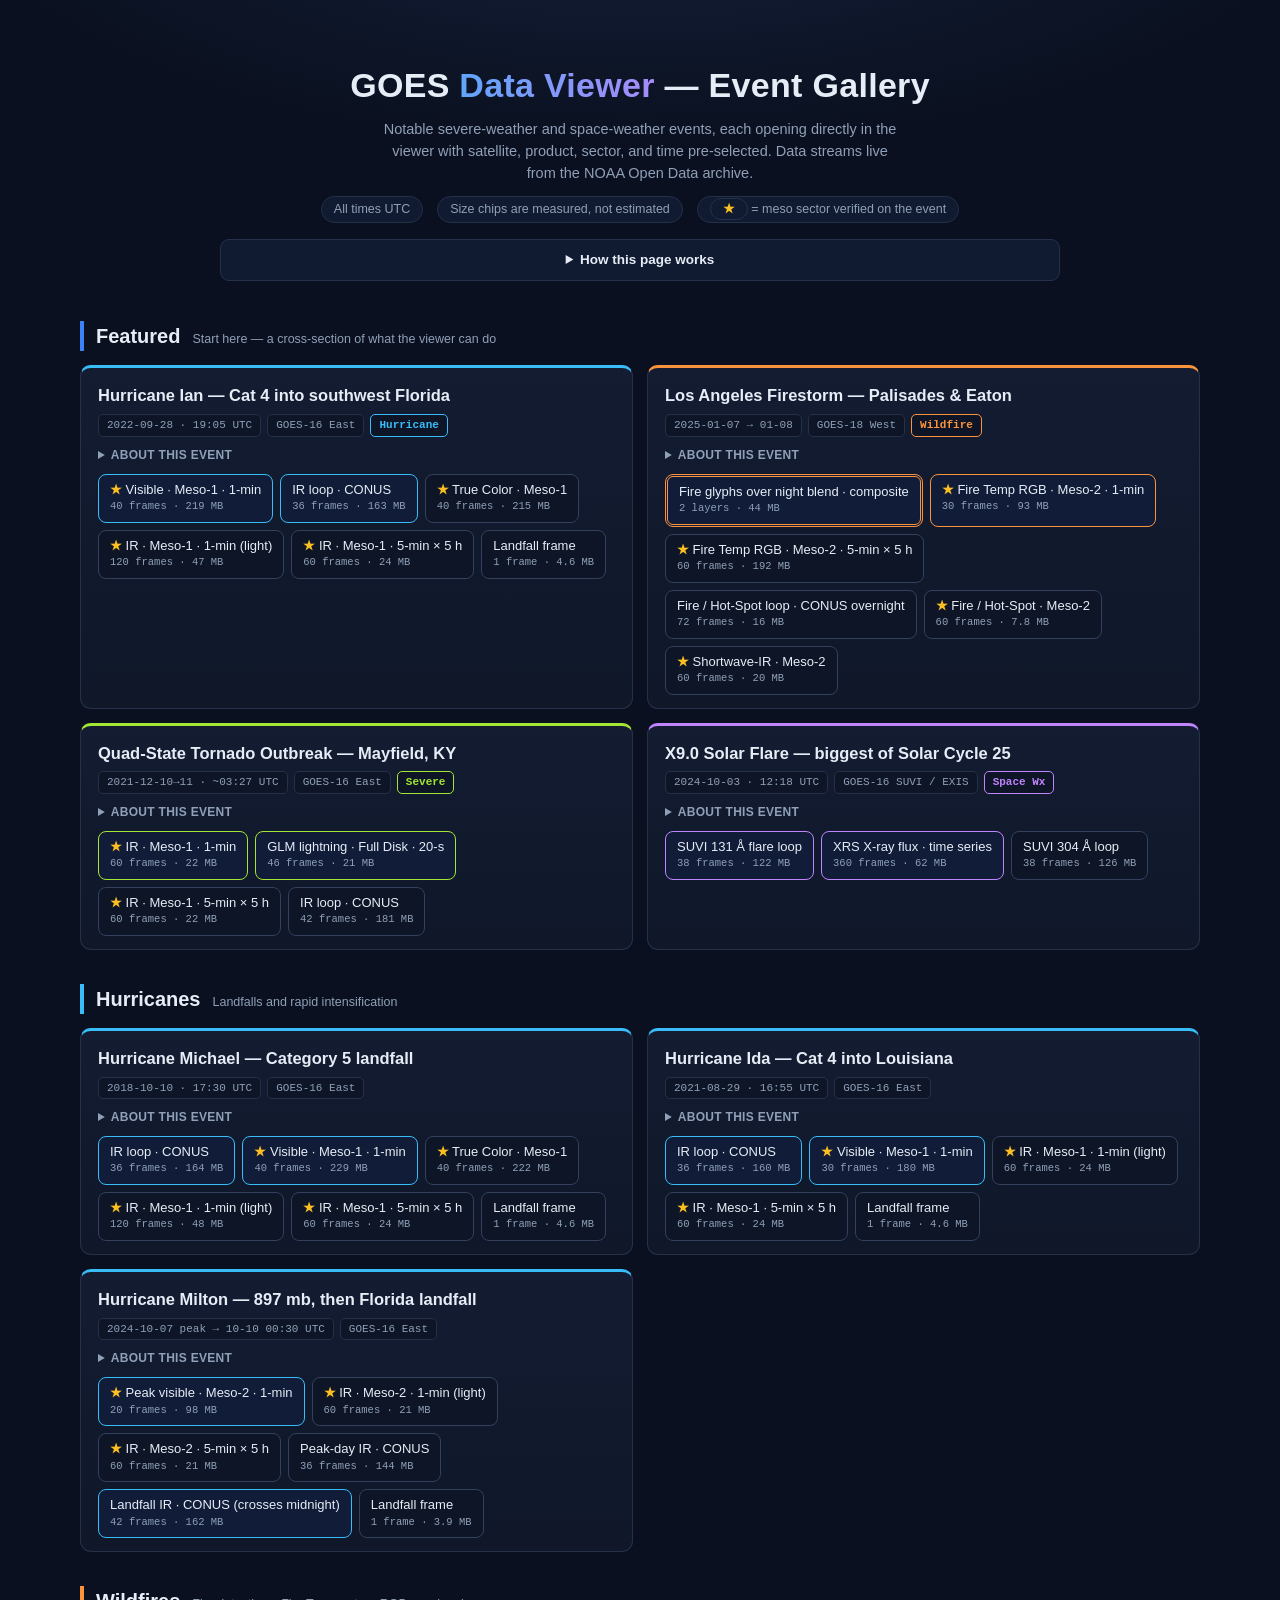
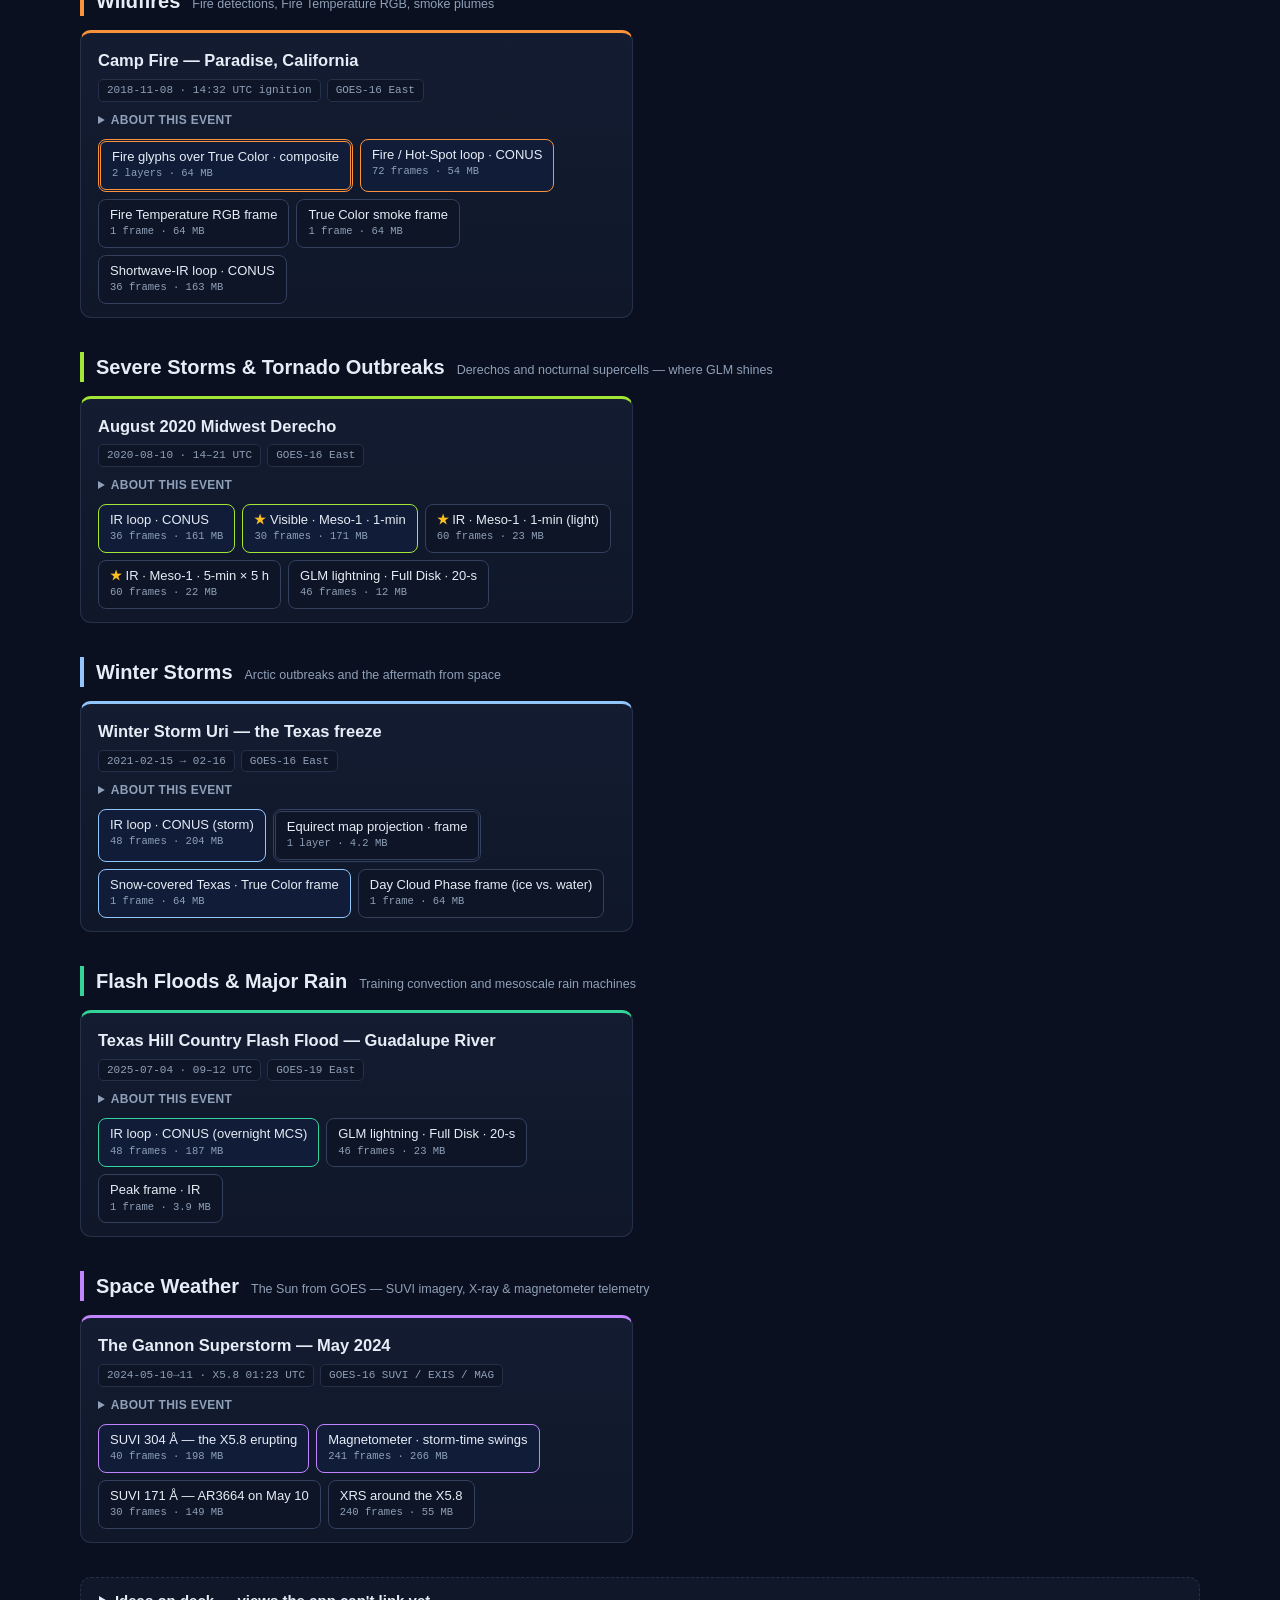
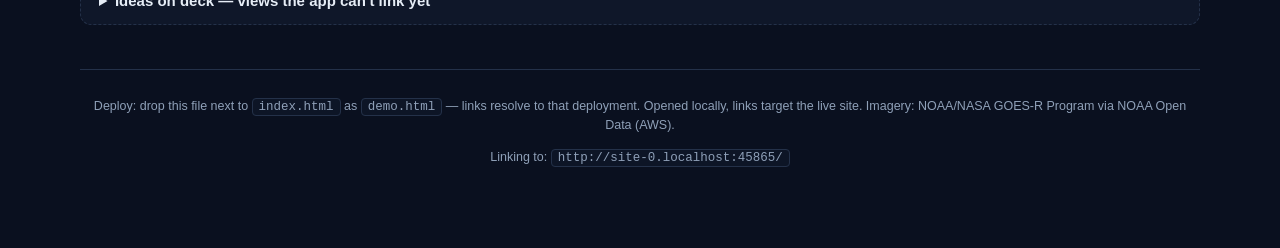
<file: demo.html>
<!DOCTYPE html>
<html lang="en">
<head>
<meta charset="utf-8">
<meta name="viewport" content="width=device-width, initial-scale=1">
<title>GOES Data Viewer — Event Gallery</title>
<!--
  GOES Data Viewer event gallery.
  Standalone: open directly (file://) — links target the live deployment.
  Sidecar: drop next to index.html in the web deploy (…/goes-suite/demo.html).
  All links use the app's deep-link hash schema; all times UTC. Size chips
  are measured from the NOAA Open Data archive listings, not estimated.
-->
<style>
  :root{--bg:#0a101f;--card:#131c31;--card2:#0f1729;--ink:#e6edf6;--dim:#8fa0b8;
    --line:#243149;--blue:#3b82f6;
    --hurr:#38bdf8;--fire:#fb923c;--sev:#a3e635;--wint:#93c5fd;--rain:#34d399;--space:#c084fc;--feat:#3b82f6}
  *{box-sizing:border-box}
  body{margin:0;background:radial-gradient(1200px 500px at 50% -150px,#16233f 0%,var(--bg) 60%);
    color:var(--ink);font:15px/1.5 -apple-system,"Segoe UI",Roboto,Helvetica,Arial,sans-serif}
  .wrap{max-width:1160px;margin:0 auto;padding:24px 20px 70px}
  header{padding:36px 0 6px;text-align:center}
  header h1{margin:0;font-size:34px;font-weight:800;letter-spacing:.3px}
  header h1 b{background:linear-gradient(90deg,#60a5fa,#a78bfa);-webkit-background-clip:text;background-clip:text;color:transparent}
  header p{color:var(--dim);margin:8px auto 0;max-width:64ch;font-size:14.5px}
  .metaline{display:flex;gap:14px;justify-content:center;margin-top:12px;color:var(--dim);font-size:12.5px;flex-wrap:wrap}
  .metaline span{background:#101a30;border:1px solid var(--line);border-radius:99px;padding:3px 12px}
  details.how{max-width:840px;margin:16px auto 0;background:#101a30;border:1px solid var(--line);border-radius:9px;padding:10px 16px;color:var(--dim);font-size:13px}
  details.how summary{cursor:pointer;color:var(--ink);font-weight:600;font-size:13.5px}
  details.how p{margin:8px 0 4px}
  .star{color:#fbbf24;font-weight:700}
  section{margin-top:34px}
  .sec-head{display:flex;align-items:baseline;gap:12px;border-left:4px solid var(--secc,var(--blue));padding-left:12px;margin-bottom:14px}
  .sec-head h2{margin:0;font-size:20px}
  .sec-head span{color:var(--dim);font-size:12.5px}
  .grid{display:grid;grid-template-columns:repeat(auto-fill,minmax(500px,1fr));gap:14px}
  @media (max-width:560px){.grid{grid-template-columns:1fr}}
  .card{background:linear-gradient(180deg,var(--card),var(--card2));border:1px solid var(--line);
    border-top:3px solid var(--secc,var(--blue));border-radius:11px;padding:15px 17px 13px}
  .card h3{margin:0 0 6px;font-size:16.5px}
  .chips{display:flex;gap:6px;flex-wrap:wrap;margin-bottom:9px}
  .chip{font-size:11px;font-family:ui-monospace,Menlo,Consolas,monospace;color:var(--dim);
    background:#0d1526;border:1px solid var(--line);border-radius:5px;padding:2px 8px}
  .chip.cat{color:var(--secc,var(--blue));border-color:var(--secc,var(--blue));font-weight:700}
  details.about{margin:2px 0 10px;font-size:13px;color:#c3cede}
  details.about summary{cursor:pointer;color:var(--dim);font-size:12px;font-weight:600;letter-spacing:.3px;text-transform:uppercase}
  details.about p{margin:7px 0 2px}
  details.about .mn{color:var(--dim);font-size:12.5px}
  .links{display:flex;flex-wrap:wrap;gap:7px}
  .links a{display:flex;flex-direction:column;gap:1px;text-decoration:none;color:var(--ink);
    background:#0d1526;border:1px solid #33415e;border-radius:8px;padding:7px 11px;min-width:120px;
    transition:border-color .12s,transform .08s}
  .links a:hover{border-color:var(--secc,var(--blue));transform:translateY(-1px)}
  .links a.primary{border-color:var(--secc,var(--blue));background:#101c38}
  .links a .l{font-size:13px;line-height:1.25}
  .links a .f{color:var(--dim);font-size:10.5px;font-family:ui-monospace,Menlo,Consolas,monospace}
  .links a.stackl{border-style:double;border-width:3px}
  details.future{margin-top:34px;background:var(--card2);border:1px dashed var(--line);border-radius:11px;padding:12px 18px}
  details.future summary{cursor:pointer;font-weight:700;font-size:15px}
  details.future .fi{margin:12px 0;padding-left:12px;border-left:3px solid #475569}
  details.future .fi b{display:block;margin-bottom:2px}
  details.future .fi p{margin:2px 0;color:var(--dim);font-size:13px}
  details.future code{background:#0d1526;border:1px solid var(--line);border-radius:4px;padding:1px 5px;font-size:12px;color:#a5b4fc}
  footer{margin-top:44px;color:var(--dim);font-size:12.5px;border-top:1px solid var(--line);padding-top:14px;text-align:center}
  footer code{background:#0d1526;border:1px solid var(--line);border-radius:4px;padding:1px 6px}
</style>
</head>
<body>
<div class="wrap">
<header>
  <h1>GOES <b>Data Viewer</b> — Event Gallery</h1>
  <p>Notable severe-weather and space-weather events, each opening directly in the viewer with satellite,
     product, sector, and time pre-selected. Data streams live from the NOAA Open Data archive.</p>
  <div class="metaline">
    <span>All times UTC</span><span>Size chips are measured, not estimated</span>
    <span><span class="star">★</span> = meso sector verified on the event</span>
  </div>
  <details class="how"><summary>How this page works</summary>
    <p><b>Loops vs frames.</b> Loop links open an animation over the event window; frame links open a single scene.
       Loops stream while loading — playback starts before the download completes. <b>5-min cadence</b> links cover a
       longer window at reduced frame rate for the same data budget class.</p>
    <p><b><span class="star">★</span> Verified meso sectors.</b> GOES mesoscale sectors float. For each event the actual meso
       files from that hour were read and each sector's center computed from its fixed-grid geometry; a star means that
       sector was confirmed on (or tracking) the event. Where no meso was tasked, the card says so — use CONUS and zoom.</p>
    <p><b>Composite links</b> (double border) open a multi-layer stack — e.g. fire detections over True Color — using the
       viewer's stack deep-link format.</p>
    <p><b>Sizes.</b> Every button's chip is the summed byte size of the exact file set that window resolves to in the
       NOAA archive.</p>
  </details>
</header>
<div id="sections"></div>

<details class="future" id="future">
  <summary>Ideas on deck — views the app can't link yet</summary>
  <div class="fi"><b>Night blend + GLM lightning overlay — Quad-State outbreak</b>
    <p>GLM layers aren't stack members yet, so the lightning-over-GeoColor composite can't be composed or linked.</p>
    <p>Would show: <code>DayNightBlend (C) + GLM overlay · 2021-12-11 · 03:00–04:00</code></p></div>
  <div class="fi"><b>Multi-wavelength SUVI composite</b>
    <p>A 94/131/304 Å blend showing flare plasma across temperature regimes. No SUVI blend recipe exists yet
       (same pattern as the ABI RGB composites would work).</p>
    <p>Would show: <code>SUVI Fe093+Fe131+He303 · 2024-10-03 · 11:45–13:00</code></p></div>
  <div class="fi"><b>Animated composites</b>
    <p>Stack deep links restore a single co-temporal scene; a looped composite (fire glyphs marching across True Color)
       needs stack animation.</p></div>
</details>

<footer>
  <p>Deploy: drop this file next to <code>index.html</code> as <code>demo.html</code> — links resolve to that deployment.
     Opened locally, links target the live site. Imagery: NOAA/NASA GOES-R Program via NOAA Open Data (AWS).</p>
  <p id="basenote"></p>
</footer>
</div>
<script>
(function () {
  var LIVE = 'https://coliveir-aer.github.io/goes-suite/';
  var BASE = (location.protocol === 'file:') ? LIVE : './';
  var DATA = [
 {
  "title": "Hurricanes",
  "short": "Hurricane",
  "sub": "Landfalls and rapid intensification",
  "color": "var(--hurr)",
  "events": [
   {
    "title": "Hurricane Michael — Category 5 landfall",
    "date": "2018-10-10 · 17:30 UTC",
    "sat": "GOES-16 East",
    "blurb": "Michael intensified up to the moment of landfall at Mexico Beach, FL — the first Cat 5 to strike the U.S. since Andrew. The pinhole eye is crisp in 1-minute mesoscale imagery.",
    "meso": "★ Meso-1 verified on the eye (center 1.2° from the landfall point at 17 UTC).",
    "links": [
     {
      "label": "IR loop · CONUS",
      "hash": "sat=G16&product=ABI-L2-CMIP&band=13&domain=C&t=range&date=2018-10-10&tstart=15:00&tend=18:00",
      "f": "36 frames · 164 MB",
      "primary": true
     },
     {
      "label": "★ Visible · Meso-1 · 1-min",
      "hash": "sat=G16&product=ABI-L2-CMIP&band=2&domain=M1&t=range&date=2018-10-10&tstart=17:20&tend=17:40",
      "f": "40 frames · 229 MB",
      "primary": true
     },
     {
      "label": "★ True Color · Meso-1",
      "hash": "sat=G16&product=ABI-L2-MCMIP-RGB-TrueColor&domain=M1&t=range&date=2018-10-10&tstart=17:20&tend=17:40",
      "f": "40 frames · 222 MB"
     },
     {
      "label": "★ IR · Meso-1 · 1-min (light)",
      "hash": "sat=G16&product=ABI-L2-CMIP&band=13&domain=M1&t=range&date=2018-10-10&tstart=17:00&tend=18:00",
      "f": "120 frames · 48 MB"
     },
     {
      "label": "★ IR · Meso-1 · 5-min × 5 h",
      "hash": "sat=G16&product=ABI-L2-CMIP&band=13&domain=M1&t=range&date=2018-10-10&tstart=15:00&tend=20:00&stride=5",
      "f": "60 frames · 24 MB"
     },
     {
      "label": "Landfall frame",
      "hash": "sat=G16&product=ABI-L2-CMIP&band=13&domain=C&t=closest&date=2018-10-10&tmin=17:30",
      "f": "1 frame · 4.6 MB"
     }
    ]
   },
   {
    "title": "Hurricane Ida — Cat 4 into Louisiana",
    "date": "2021-08-29 · 16:55 UTC",
    "sat": "GOES-16 East",
    "blurb": "Ida held Category-4 intensity through landfall at Port Fourchon on Katrina’s 16th anniversary, with a textbook clear eye.",
    "meso": "★ Meso-1 verified on the eye (0.8° at 16 UTC).",
    "links": [
     {
      "label": "IR loop · CONUS",
      "hash": "sat=G16&product=ABI-L2-CMIP&band=13&domain=C&t=range&date=2021-08-29&tstart=14:00&tend=17:00",
      "f": "36 frames · 160 MB",
      "primary": true
     },
     {
      "label": "★ Visible · Meso-1 · 1-min",
      "hash": "sat=G16&product=ABI-L2-CMIP&band=2&domain=M1&t=range&date=2021-08-29&tstart=16:40&tend=17:10",
      "f": "30 frames · 180 MB",
      "primary": true
     },
     {
      "label": "★ IR · Meso-1 · 1-min (light)",
      "hash": "sat=G16&product=ABI-L2-CMIP&band=13&domain=M1&t=range&date=2021-08-29&tstart=16:00&tend=17:00",
      "f": "60 frames · 24 MB"
     },
     {
      "label": "★ IR · Meso-1 · 5-min × 5 h",
      "hash": "sat=G16&product=ABI-L2-CMIP&band=13&domain=M1&t=range&date=2021-08-29&tstart=14:30&tend=19:30&stride=5",
      "f": "60 frames · 24 MB"
     },
     {
      "label": "Landfall frame",
      "hash": "sat=G16&product=ABI-L2-CMIP&band=13&domain=C&t=closest&date=2021-08-29&tmin=16:55",
      "f": "1 frame · 4.6 MB"
     }
    ]
   },
   {
    "featured": true,
    "title": "Hurricane Ian — Cat 4 into southwest Florida",
    "date": "2022-09-28 · 19:05 UTC",
    "sat": "GOES-16 East",
    "blurb": "Ian’s enormous eye crossed Cayo Costa and crawled inland, driving catastrophic surge into Fort Myers. The meso sector was parked dead-center on the eye.",
    "meso": "★ Meso-1 verified — sector center within 0.1° of the landfall point at 18 UTC.",
    "links": [
     {
      "label": "★ Visible · Meso-1 · 1-min",
      "hash": "sat=G16&product=ABI-L2-CMIP&band=2&domain=M1&t=range&date=2022-09-28&tstart=18:50&tend=19:10",
      "f": "40 frames · 219 MB",
      "primary": true
     },
     {
      "label": "IR loop · CONUS",
      "hash": "sat=G16&product=ABI-L2-CMIP&band=13&domain=C&t=range&date=2022-09-28&tstart=16:30&tend=19:30",
      "f": "36 frames · 163 MB",
      "primary": true
     },
     {
      "label": "★ True Color · Meso-1",
      "hash": "sat=G16&product=ABI-L2-MCMIP-RGB-TrueColor&domain=M1&t=range&date=2022-09-28&tstart=19:00&tend=19:20",
      "f": "40 frames · 215 MB"
     },
     {
      "label": "★ IR · Meso-1 · 1-min (light)",
      "hash": "sat=G16&product=ABI-L2-CMIP&band=13&domain=M1&t=range&date=2022-09-28&tstart=18:30&tend=19:30",
      "f": "120 frames · 47 MB"
     },
     {
      "label": "★ IR · Meso-1 · 5-min × 5 h",
      "hash": "sat=G16&product=ABI-L2-CMIP&band=13&domain=M1&t=range&date=2022-09-28&tstart=16:30&tend=21:30&stride=5",
      "f": "60 frames · 24 MB"
     },
     {
      "label": "Landfall frame",
      "hash": "sat=G16&product=ABI-L2-CMIP&band=13&domain=C&t=closest&date=2022-09-28&tmin=19:05",
      "f": "1 frame · 4.6 MB"
     }
    ]
   },
   {
    "title": "Hurricane Milton — 897 mb, then Florida landfall",
    "date": "2024-10-07 peak → 10-10 00:30 UTC",
    "sat": "GOES-16 East",
    "blurb": "One of the fastest Gulf intensification episodes ever observed: Milton bottomed near 897 mb with a pinhole eye on Oct 7, then struck Siesta Key late Oct 9.",
    "meso": "★ Meso-2 verified on the pinhole eye during peak intensity (1.2° at 20 UTC Oct 7).",
    "links": [
     {
      "label": "★ Peak visible · Meso-2 · 1-min",
      "hash": "sat=G16&product=ABI-L2-CMIP&band=2&domain=M2&t=range&date=2024-10-07&tstart=20:00&tend=20:20",
      "f": "20 frames · 98 MB",
      "primary": true
     },
     {
      "label": "★ IR · Meso-2 · 1-min (light)",
      "hash": "sat=G16&product=ABI-L2-CMIP&band=13&domain=M2&t=range&date=2024-10-07&tstart=19:45&tend=20:45",
      "f": "60 frames · 21 MB"
     },
     {
      "label": "★ IR · Meso-2 · 5-min × 5 h",
      "hash": "sat=G16&product=ABI-L2-CMIP&band=13&domain=M2&t=range&date=2024-10-07&tstart=18:00&tend=23:00&stride=5",
      "f": "60 frames · 21 MB"
     },
     {
      "label": "Peak-day IR · CONUS",
      "hash": "sat=G16&product=ABI-L2-CMIP&band=13&domain=C&t=range&date=2024-10-07&tstart=17:30&tend=20:30",
      "f": "36 frames · 144 MB"
     },
     {
      "label": "Landfall IR · CONUS (crosses midnight)",
      "hash": "sat=G16&product=ABI-L2-CMIP&band=13&domain=C&t=range&date=2024-10-10&tstart=23:00&tend=02:30",
      "f": "42 frames · 162 MB",
      "primary": true
     },
     {
      "label": "Landfall frame",
      "hash": "sat=G16&product=ABI-L2-CMIP&band=13&domain=C&t=closest&date=2024-10-10&tmin=00:30",
      "f": "1 frame · 3.9 MB"
     }
    ]
   }
  ]
 },
 {
  "title": "Wildfires",
  "short": "Wildfire",
  "sub": "Fire detections, Fire Temperature RGB, smoke plumes",
  "color": "var(--fire)",
  "events": [
   {
    "title": "Camp Fire — Paradise, California",
    "date": "2018-11-08 · 14:32 UTC ignition",
    "sat": "GOES-16 East",
    "blurb": "California’s deadliest fire ran 8+ miles in its first hours. Fire/hot-spot detections bloom while the smoke plume pours across the Central Valley. The composite link opens fire glyphs layered over True Color.",
    "meso": "No meso sector was over Northern California that afternoon (both G16 sectors verified elsewhere) — use CONUS and zoom.",
    "links": [
     {
      "label": "Fire glyphs over True Color · composite",
      "hash": "stack=1&m0=G16,ABI-L2-MCMIP-RGB-TrueColor,,,C,2018-11-08,19:00&m1=G16,ABI-L2-FDC,,,C,2018-11-08,19:00",
      "f": "2 layers · 64 MB",
      "primary": true,
      "stack": true
     },
     {
      "label": "Fire / Hot-Spot loop · CONUS",
      "hash": "sat=G16&product=ABI-L2-FDC&domain=C&t=range&date=2018-11-08&tstart=15:00&tend=21:00",
      "f": "72 frames · 54 MB",
      "primary": true
     },
     {
      "label": "Fire Temperature RGB frame",
      "hash": "sat=G16&product=ABI-L2-MCMIP-RGB-FireTemperature&domain=C&t=closest&date=2018-11-08&tmin=18:30",
      "f": "1 frame · 64 MB"
     },
     {
      "label": "True Color smoke frame",
      "hash": "sat=G16&product=ABI-L2-MCMIP-RGB-TrueColor&domain=C&t=closest&date=2018-11-08&tmin=19:00",
      "f": "1 frame · 64 MB"
     },
     {
      "label": "Shortwave-IR loop · CONUS",
      "hash": "sat=G16&product=ABI-L2-CMIP&band=7&domain=C&t=range&date=2018-11-08&tstart=16:00&tend=19:00",
      "f": "36 frames · 163 MB"
     }
    ]
   },
   {
    "featured": true,
    "title": "Los Angeles Firestorm — Palisades & Eaton",
    "date": "2025-01-07 → 01-08",
    "sat": "GOES-18 West",
    "blurb": "Hurricane-force Santa Ana winds drove simultaneous overnight fire runs through LA neighborhoods. The night Fire Temperature RGB is striking, and the composite link layers fire detections over the night blend.",
    "meso": "★ Meso-2 covered it, with a caveat: the sector sat centered over the Owens Valley, so LA is near its southern edge (4.2° from center, verified across Jan 7–8).",
    "links": [
     {
      "label": "Fire glyphs over night blend · composite",
      "hash": "stack=1&m0=G18,ABI-L2-MCMIP-RGB-DayNightBlend,,,C,2025-01-08,02:30&m1=G18,ABI-L2-FDC,,,C,2025-01-08,02:30",
      "f": "2 layers · 44 MB",
      "primary": true,
      "stack": true
     },
     {
      "label": "★ Fire Temp RGB · Meso-2 · 1-min",
      "hash": "sat=G18&product=ABI-L2-MCMIP-RGB-FireTemperature&domain=M2&t=range&date=2025-01-08&tstart=02:00&tend=02:30",
      "f": "30 frames · 93 MB",
      "primary": true
     },
     {
      "label": "★ Fire Temp RGB · Meso-2 · 5-min × 5 h",
      "hash": "sat=G18&product=ABI-L2-MCMIP-RGB-FireTemperature&domain=M2&t=range&date=2025-01-08&tstart=00:00&tend=05:00&stride=5",
      "f": "60 frames · 192 MB"
     },
     {
      "label": "Fire / Hot-Spot loop · CONUS overnight",
      "hash": "sat=G18&product=ABI-L2-FDC&domain=C&t=range&date=2025-01-08&tstart=00:00&tend=06:00",
      "f": "72 frames · 16 MB"
     },
     {
      "label": "★ Fire / Hot-Spot · Meso-2",
      "hash": "sat=G18&product=ABI-L2-FDC&domain=M2&t=range&date=2025-01-08&tstart=02:00&tend=03:00",
      "f": "60 frames · 7.8 MB"
     },
     {
      "label": "★ Shortwave-IR · Meso-2",
      "hash": "sat=G18&product=ABI-L2-CMIP&band=7&domain=M2&t=range&date=2025-01-08&tstart=02:00&tend=03:00",
      "f": "60 frames · 20 MB"
     }
    ]
   }
  ]
 },
 {
  "title": "Severe Storms & Tornado Outbreaks",
  "short": "Severe",
  "sub": "Derechos and nocturnal supercells — where GLM shines",
  "color": "var(--sev)",
  "events": [
   {
    "title": "August 2020 Midwest Derecho",
    "date": "2020-08-10 · 14–21 UTC",
    "sat": "GOES-16 East",
    "blurb": "A 770-mile derecho with 100+ mph winds flattened a third of Iowa’s crops and hit Cedar Rapids head-on. Meso-1 was repositioned to track the bowing storm east.",
    "meso": "★ Meso-1 verified tracking the derecho (over the Illinois/Indiana segment by 17 UTC).",
    "links": [
     {
      "label": "IR loop · CONUS",
      "hash": "sat=G16&product=ABI-L2-CMIP&band=13&domain=C&t=range&date=2020-08-10&tstart=15:30&tend=18:30",
      "f": "36 frames · 161 MB",
      "primary": true
     },
     {
      "label": "★ Visible · Meso-1 · 1-min",
      "hash": "sat=G16&product=ABI-L2-CMIP&band=2&domain=M1&t=range&date=2020-08-10&tstart=16:45&tend=17:15",
      "f": "30 frames · 171 MB",
      "primary": true
     },
     {
      "label": "★ IR · Meso-1 · 1-min (light)",
      "hash": "sat=G16&product=ABI-L2-CMIP&band=13&domain=M1&t=range&date=2020-08-10&tstart=16:30&tend=17:30",
      "f": "60 frames · 23 MB"
     },
     {
      "label": "★ IR · Meso-1 · 5-min × 5 h",
      "hash": "sat=G16&product=ABI-L2-CMIP&band=13&domain=M1&t=range&date=2020-08-10&tstart=14:30&tend=19:30&stride=5",
      "f": "60 frames · 22 MB"
     },
     {
      "label": "GLM lightning · Full Disk · 20-s",
      "hash": "sat=G16&product=GLM-L2-LCFA&domain=F&t=range&date=2020-08-10&tstart=17:00&tend=17:15",
      "f": "46 frames · 12 MB"
     }
    ]
   },
   {
    "featured": true,
    "title": "Quad-State Tornado Outbreak — Mayfield, KY",
    "date": "2021-12-10→11 · ~03:27 UTC",
    "sat": "GOES-16 East",
    "blurb": "A December-night outbreak spawned a violent long-track tornado across four states, destroying Mayfield, Kentucky around 03:30 UTC. At night the story is cloud-top IR plus the relentless GLM lightning signature.",
    "meso": "★ Meso-1 verified on the supercell (1.3° at 03 UTC).",
    "links": [
     {
      "label": "★ IR · Meso-1 · 1-min",
      "hash": "sat=G16&product=ABI-L2-CMIP&band=13&domain=M1&t=range&date=2021-12-11&tstart=03:00&tend=04:00",
      "f": "60 frames · 22 MB",
      "primary": true
     },
     {
      "label": "GLM lightning · Full Disk · 20-s",
      "hash": "sat=G16&product=GLM-L2-LCFA&domain=F&t=range&date=2021-12-11&tstart=03:20&tend=03:35",
      "f": "46 frames · 21 MB",
      "primary": true
     },
     {
      "label": "★ IR · Meso-1 · 5-min × 5 h",
      "hash": "sat=G16&product=ABI-L2-CMIP&band=13&domain=M1&t=range&date=2021-12-11&tstart=01:00&tend=06:00&stride=5",
      "f": "60 frames · 22 MB"
     },
     {
      "label": "IR loop · CONUS",
      "hash": "sat=G16&product=ABI-L2-CMIP&band=13&domain=C&t=range&date=2021-12-11&tstart=00:30&tend=04:00",
      "f": "42 frames · 181 MB"
     }
    ]
   }
  ]
 },
 {
  "title": "Winter Storms",
  "short": "Winter",
  "sub": "Arctic outbreaks and the aftermath from space",
  "color": "var(--wint)",
  "events": [
   {
    "title": "Winter Storm Uri — the Texas freeze",
    "date": "2021-02-15 → 02-16",
    "sat": "GOES-16 East",
    "blurb": "The February 2021 arctic outbreak iced all of Texas and collapsed its grid. Watch the storm sweep through, then see the whole state blanketed white the next afternoon. The equirect link opens the storm on a flat continental map.",
    "meso": "Continental-scale story — CONUS is the view.",
    "links": [
     {
      "label": "IR loop · CONUS (storm)",
      "hash": "sat=G16&product=ABI-L2-CMIP&band=13&domain=C&t=range&date=2021-02-15&tstart=06:00&tend=10:00",
      "f": "48 frames · 204 MB",
      "primary": true
     },
     {
      "label": "Equirect map projection · frame",
      "hash": "stack=1&proj=eqc&m0=G16,ABI-L2-CMIP,13,,C,2021-02-15,09:00",
      "f": "1 layer · 4.2 MB",
      "stack": true
     },
     {
      "label": "Snow-covered Texas · True Color frame",
      "hash": "sat=G16&product=ABI-L2-MCMIP-RGB-TrueColor&domain=C&t=closest&date=2021-02-16&tmin=18:00",
      "f": "1 frame · 64 MB",
      "primary": true
     },
     {
      "label": "Day Cloud Phase frame (ice vs. water)",
      "hash": "sat=G16&product=ABI-L2-MCMIP-RGB-DayCloudPhase&domain=C&t=closest&date=2021-02-16&tmin=18:00",
      "f": "1 frame · 64 MB"
     }
    ]
   }
  ]
 },
 {
  "title": "Flash Floods & Major Rain",
  "short": "Flood",
  "sub": "Training convection and mesoscale rain machines",
  "color": "var(--rain)",
  "events": [
   {
    "title": "Texas Hill Country Flash Flood — Guadalupe River",
    "date": "2025-07-04 · 09–12 UTC",
    "sat": "GOES-19 East",
    "blurb": "A nearly stationary overnight MCS trained over the Hill Country on July 4th; the Guadalupe rose over 25 feet in under an hour near Kerrville before dawn.",
    "meso": "No meso sector was over the Hill Country that night (verified: M1 offshore Atlantic, M2 over Iowa) — use CONUS and zoom to Kerr County.",
    "links": [
     {
      "label": "IR loop · CONUS (overnight MCS)",
      "hash": "sat=G19&product=ABI-L2-CMIP&band=13&domain=C&t=range&date=2025-07-04&tstart=06:30&tend=10:30",
      "f": "48 frames · 187 MB",
      "primary": true
     },
     {
      "label": "GLM lightning · Full Disk · 20-s",
      "hash": "sat=G19&product=GLM-L2-LCFA&domain=F&t=range&date=2025-07-04&tstart=08:00&tend=08:15",
      "f": "46 frames · 23 MB"
     },
     {
      "label": "Peak frame · IR",
      "hash": "sat=G19&product=ABI-L2-CMIP&band=13&domain=C&t=closest&date=2025-07-04&tmin=09:00",
      "f": "1 frame · 3.9 MB"
     }
    ]
   }
  ]
 },
 {
  "title": "Space Weather",
  "short": "Space Wx",
  "sub": "The Sun from GOES — SUVI imagery, X-ray & magnetometer telemetry",
  "color": "var(--space)",
  "events": [
   {
    "featured": true,
    "title": "X9.0 Solar Flare — biggest of Solar Cycle 25",
    "date": "2024-10-03 · 12:18 UTC",
    "sat": "GOES-16 SUVI / EXIS",
    "blurb": "Active Region 3842 unleashed an X9.0 — the strongest flare of the cycle. The 131 Å channel shows the flare ribbon saturate; the XRS time series shows the clean X-class spike.",
    "meso": null,
    "links": [
     {
      "label": "SUVI 131 Å flare loop",
      "hash": "sat=G16&product=SUVI-L1b-Fe131&t=range&date=2024-10-03&tstart=11:45&tend=13:00",
      "f": "38 frames · 122 MB",
      "primary": true
     },
     {
      "label": "XRS X-ray flux · time series",
      "hash": "sat=G16&product=EXIS-L1b-SFXR&t=range&date=2024-10-03&tstart=11:00&tend=14:00",
      "f": "360 frames · 62 MB",
      "primary": true
     },
     {
      "label": "SUVI 304 Å loop",
      "hash": "sat=G16&product=SUVI-L1b-He303&t=range&date=2024-10-03&tstart=12:00&tend=12:40",
      "f": "38 frames · 126 MB"
     }
    ]
   },
   {
    "title": "The Gannon Superstorm — May 2024",
    "date": "2024-05-10→11 · X5.8 01:23 UTC",
    "sat": "GOES-16 SUVI / EXIS / MAG",
    "blurb": "The strongest geomagnetic storm since 2003: CMEs from AR3664 pushed aurora into the deep South. Watch the X5.8 erupt in EUV and the geostationary field swing wildly as the storm arrives.",
    "meso": null,
    "links": [
     {
      "label": "SUVI 304 Å — the X5.8 erupting",
      "hash": "sat=G16&product=SUVI-L1b-He303&t=range&date=2024-05-11&tstart=01:05&tend=01:45",
      "f": "40 frames · 198 MB",
      "primary": true
     },
     {
      "label": "Magnetometer · storm-time swings",
      "hash": "sat=G16&product=MAG-L1b-GEOF&t=range&date=2024-05-11&tstart=00:00&tend=04:00",
      "f": "241 frames · 266 MB",
      "primary": true
     },
     {
      "label": "SUVI 171 Å — AR3664 on May 10",
      "hash": "sat=G16&product=SUVI-L1b-Fe171&t=range&date=2024-05-10&tstart=16:30&tend=17:30",
      "f": "30 frames · 149 MB"
     },
     {
      "label": "XRS around the X5.8",
      "hash": "sat=G16&product=EXIS-L1b-SFXR&t=range&date=2024-05-11&tstart=00:30&tend=02:30",
      "f": "240 frames · 55 MB"
     }
    ]
   }
  ]
 }
];
  function el(t,c,h){var e=document.createElement(t);if(c)e.className=c;if(h!=null)e.innerHTML=h;return e}
  function stars(s){return s.replace(/\u2605/g,'<span class="star">\u2605</span>')}
  function card(ev, color, catName){
    var c = el('div','card'); c.style.setProperty('--secc', color);
    c.appendChild(el('h3',null,stars(ev.title)));
    var ch = el('div','chips');
    ch.appendChild(el('span','chip',ev.date));
    ch.appendChild(el('span','chip',ev.sat));
    if(catName) ch.appendChild(el('span','chip cat',catName));
    c.appendChild(ch);
    var d = el('details','about');
    d.appendChild(el('summary',null,'About this event'));
    d.appendChild(el('p',null,ev.blurb));
    if(ev.meso) d.appendChild(el('p','mn',stars(ev.meso)));
    c.appendChild(d);
    var row = el('div','links');
    ev.links.forEach(function(l){
      var a = el('a',(l.primary?'primary ':'')+(l.stack?'stackl':''));
      a.href = BASE + '#' + l.hash;
      a.appendChild(el('span','l',stars(l.label)));
      a.appendChild(el('span','f',l.f||''));
      row.appendChild(a);
    });
    c.appendChild(row);
    return c;
  }
  var root = document.getElementById('sections');
  // Featured strip
  var feats = [];
  DATA.forEach(function(sec){ sec.events.forEach(function(ev){ if(ev.featured) feats.push([ev,sec.color,sec.short]); }); });
  if(feats.length){
    var fs = el('section'); fs.style.setProperty('--secc','var(--feat)');
    var fh = el('div','sec-head'); fh.appendChild(el('h2',null,'Featured'));
    fh.appendChild(el('span',null,'Start here — a cross-section of what the viewer can do'));
    fs.appendChild(fh);
    var fg = el('div','grid');
    feats.forEach(function(f){ fg.appendChild(card(f[0],f[1],f[2])); });
    fs.appendChild(fg); root.appendChild(fs);
  }
  DATA.forEach(function(sec){
    var evs = sec.events.filter(function(e){return !e.featured});
    if(!evs.length) return;
    var s = el('section'); s.style.setProperty('--secc',sec.color);
    var h = el('div','sec-head'); h.appendChild(el('h2',null,sec.title));
    h.appendChild(el('span',null,sec.sub)); s.appendChild(h);
    var g = el('div','grid');
    evs.forEach(function(ev){ g.appendChild(card(ev,sec.color,null)); });
    s.appendChild(g); root.appendChild(s);
  });
  document.getElementById('basenote').innerHTML =
    'Linking to: <code>' + (BASE==='./' ? location.href.replace(/demo\.html.*$/,'') : LIVE) + '</code>';
})();
</script>
<noscript><p style="color:#f87171;padding:20px">Enable JavaScript to see the event gallery.</p></noscript>
</body>
</html>
</file>
